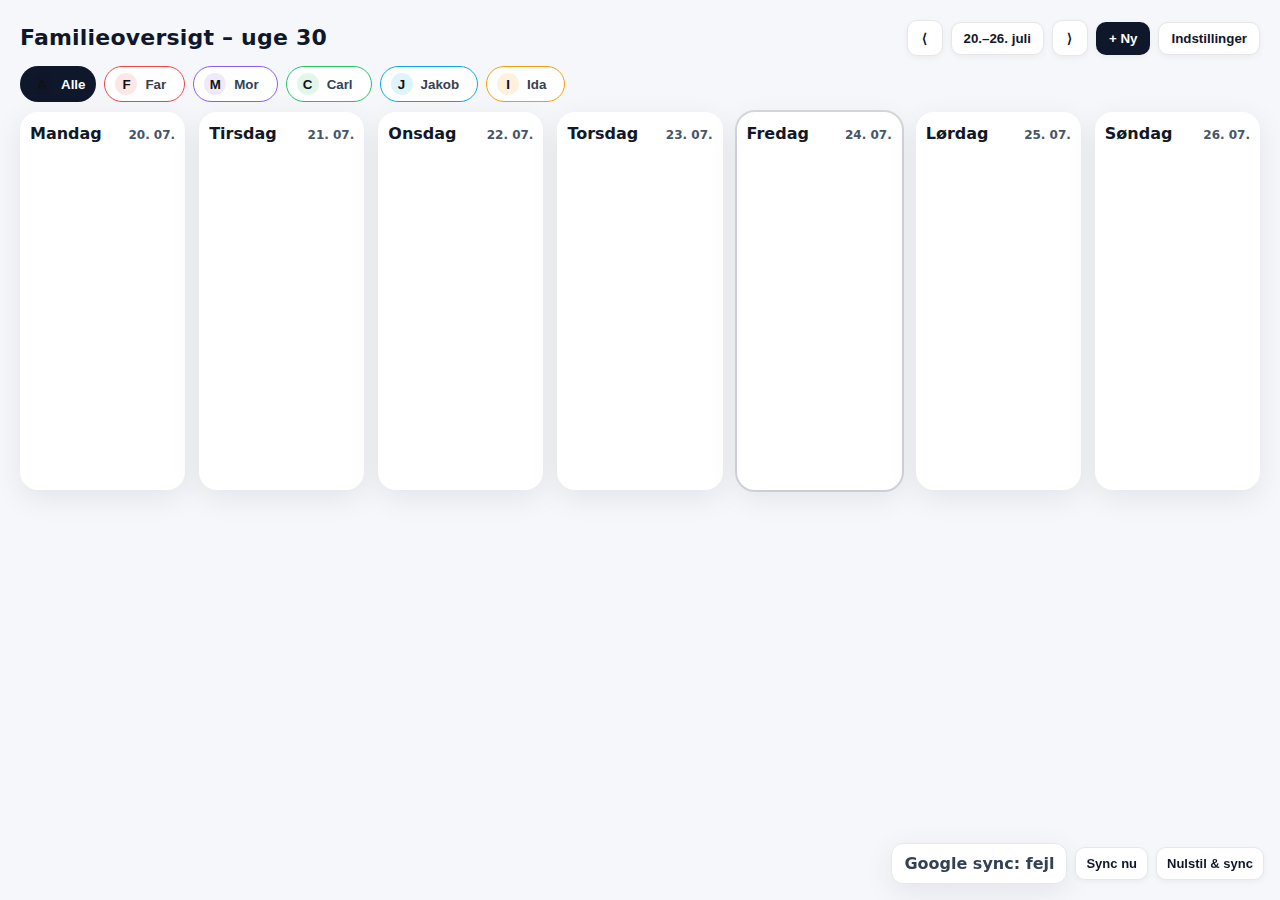
<file: familieoversigt_index_v11_autosync_READY_UPDATED.html>
<!doctype html>
<html lang="da">
<head>
<meta charset="utf-8"/>
<meta name="viewport" content="width=device-width, initial-scale=1"/>
<title>Familieoversigt – autosync</title>
<style>
  :root{
    --bg:#f6f7fb; --panel:#ffffff; --ink:#0f172a; --muted:#475569; --muter:#94a3b8;
    --shadow:0 8px 30px rgba(2,6,23,.08); --radius:18px;
    --edge-pad: clamp(8px, 2vw, 20px); --col-gap: clamp(6px, 1.2vw, 14px);
    --done-bg:#ecfdf5;
  }
  *{box-sizing:border-box}
  html,body{height:100%}
  body{margin:0; font:16px/1.45 ui-sans-serif, system-ui, -apple-system, "Segoe UI", Roboto, Arial; color:var(--ink); background:var(--bg);}
  .wrap{max-width:100vw; margin:0 auto; padding:var(--edge-pad)}
  header{display:flex; justify-content:space-between; align-items:center; margin-bottom:10px;}
  .title{font-size:22px; font-weight:800; letter-spacing:.2px}
  .controls{display:flex; gap:8px; align-items:center; flex-wrap:wrap}
  .btn{border:1px solid #e5e7eb; background:#fff; border-radius:10px; padding:8px 12px; cursor:pointer; font-weight:700; color:#0f172a; box-shadow:0 2px 6px rgba(2,6,23,.05);}
  .btn.primary{background:var(--ink); color:#fff; border-color:transparent}
  .btn.icon{width:36px;height:36px;display:inline-grid;place-items:center;padding:0}
  .btn.small{padding:8px 10px; border-radius:10px; font-size:13px}
  .btn.ghost{background:#fff; border:1px solid #e5e7eb;}
  .chipbar{display:flex; gap:8px; flex-wrap:wrap; margin:10px 0}
  .chip{display:flex; align-items:center; gap:8px; background:#fff; border:1px solid #e5e7eb; color:#334155; font-weight:700; border-radius:999px; padding:6px 10px; cursor:pointer;}
  .chip .tally{font-size:14px}
  .chip.active{background:#0f172a;color:#fff;border-color:transparent}
  .chip.active .tally{filter:brightness(1.4)}
  .avatar{width:22px; height:22px; border-radius:999px; object-fit:cover; object-position:center;}

  .grid{display:grid; grid-template-columns: repeat(7, minmax(0,1fr)); gap:var(--col-gap); align-items:stretch;}
  .day{background:var(--panel); border-radius:var(--radius); box-shadow:var(--shadow); padding:10px 10px 14px; min-height:42vh; display:flex; flex-direction:column; width:100%;}
  .day .head{display:flex; justify-content:space-between; align-items:baseline; margin-bottom:6px}
  .day .name{font-weight:800;color:#111827; text-transform:capitalize}
  .day .date{color:#475569; font-size:12px; font-weight:700}
  .day.today{outline:2px solid #11182722}
  .list{display:flex; flex-direction:column; gap:6px; margin-top:6px; flex:1; min-height:100px}
  .section{margin-top:6px}
  .section .h{font-size:11px; font-weight:900; color:#94a3b8; text-transform:uppercase; letter-spacing:.06em; margin:6px 0 2px}
  .section .items{display:flex; flex-direction:column; gap:6px}

  .item{background:#fff; border:1px solid #e5e7eb; border-left:6px solid #64748b; border-radius:12px; padding:8px 10px; display:flex; gap:8px; align-items:flex-start; box-shadow:0 4px 14px rgba(2,6,23,.06); cursor:pointer; width:100%;}
  .item .left{display:flex; align-items:center; justify-content:center; min-width:52px; font-weight:800; color:#0f172a}
  .item .meta{display:flex; flex-direction:column; gap:2px; min-width:0; flex:1}
  .item .title{font-weight:800; font-size:14px; white-space:nowrap; overflow:hidden; text-overflow:ellipsis}
  .item .note{color:#475569; font-size:12px; white-space:nowrap; overflow:hidden; text-overflow:ellipsis}
  .item.done{background:var(--done-bg)}
  .item.done .title{text-decoration:line-through}

  .floating{position:fixed; right:16px; bottom:16px; display:flex; gap:8px; align-items:center; z-index:999; flex-wrap:wrap; justify-content:flex-end;}
  .gcal-badge{background:#fff; border:1px solid #e5e7eb; border-radius:12px; padding:8px 12px; font-weight:700; color:#334155; box-shadow:var(--shadow);}

  .modal-backdrop{position:fixed; inset:0; background:rgba(2,6,23,.28); display:none; align-items:flex-start; justify-content:center; padding:32px; z-index:2000}
  .modal{width:min(860px, 92vw); max-height: min(92vh, 92dvh); overflow:auto; background:#fff; border-radius:16px; box-shadow:var(--shadow); padding:16px 16px 12px}
  .modal h3{margin:0 0 10px 0; font-size:18px; font-weight:800}
  .form{display:grid; grid-template-columns: 1fr 1fr; gap:10px}
  .form .full{grid-column:1 / -1}
  label{display:block; font-size:12px; font-weight:800; color:#334155; margin-bottom:6px}
  input[type="text"], input[type="date"], input[type="time"], input[type="number"], textarea, select{width:100%; border:1px solid #e5e7eb; border-radius:10px; padding:10px 12px; font:inherit; background:#fff;}
  textarea{min-height:80px; resize:vertical}
  .row{display:flex; gap:12px; align-items:center}
  .row label{margin:0; font-weight:700}
  .row input[type="checkbox"]{transform: translateY(1px)}
  .modal .actions{display:flex; justify-content:flex-end; gap:8px; margin-top:10px}

  .settings-backdrop{position:fixed; inset:0; background:rgba(2,6,23,.28); display:none; align-items:flex-start; justify-content:center; padding:32px; z-index:2000}
  .settings{width:min(860px, 92vw); max-height:min(92vh, 92dvh); overflow:auto; background:#fff; border-radius:16px; box-shadow:var(--shadow); padding:16px}
  .settings h3{margin:0 0 10px; font-size:18px; font-weight:800}
  .row-s{display:grid; grid-template-columns: 44px 1fr 1fr 64px 32px; gap:12px; align-items:center; padding:8px; border:1px solid #e5e7eb; border-radius:12px; margin-bottom:8px}
  .initial{width:36px; height:36px; border-radius:999px; display:grid; place-items:center; background:#eef2ff; font-weight:800}
  .swatch{width:14px; height:14px; border-radius:999px; border:1px solid #e5e7eb; justify-self:end}
  .tip{color:#64748b; font-size:12px; margin-top:8px}
  .settings .actions{display:flex; justify-content:flex-end; gap:8px; margin-top:10px}

  @media (max-width:1200px){ .day{min-height:38vh} }
  @media (max-width:980px){ .grid{grid-template-columns: repeat(2, minmax(0,1fr))} .day{min-height:auto} }
  @media (max-width:640px){ .grid{grid-template-columns: 1fr} .form{grid-template-columns: 1 fr} }
</style>

<style id="wk-b-scroll-fix">
  .modal, .settings { -webkit-overflow-scrolling: touch !important; overscroll-behavior: contain !important; }
  .modal .form, .settings { max-height: calc(100dvh - 140px) !important; overflow: auto !important; }
  body.modal-open { overflow: hidden !important; }
  body.modal-open .floating { display: none !important; }
</style>
</head>
<body>
  <div class="wrap">
    <header>
      <div class="title">Familieoversigt <span class="muted">– uge <span id="weekNo">?</span></span></div>
      <div class="controls">
        <button class="btn icon" id="btnPrev" title="Forrige uge">⟨</button>
        <button class="btn" id="btnWeek">—</button>
        <button class="btn icon" id="btnNext" title="Næste uge">⟩</button>
        <button class="btn primary" id="btnNew">+ Ny</button>
        <button class="btn" id="btnSettings">Indstillinger</button>
      </div>
    </header>

    <div class="chipbar" id="peopleBar"></div>
    <section class="grid" id="grid"></section>
  </div>

  <div class="floating">
    <div class="gcal-badge" id="syncBadge">Google sync: —</div>
    <button class="btn small" id="btnSync">Sync nu</button>
    <button class="btn small ghost" id="btnSyncHard">Nulstil &amp; sync</button>
  </div>

  <div class="modal-backdrop" id="backdrop" aria-hidden="true">
    <div class="modal">
      <div style="display:flex; justify-content:space-between; align-items:center; margin-bottom:6px">
        <h3 id="dlgTitle">Tilføj</h3>
        <button class="btn ghost" id="dlgClose">Luk</button>
      </div>
      <div class="form" id="form">
        <div class="full">
          <label for="f_title">Titel</label>
          <input id="f_title" type="text" placeholder="Titel">
        </div>
        <div>
          <label for="f_type">Type</label>
          <select id="f_type">
            <option>Aktivitet</option>
            <option>Opgave</option>
            <option>Fritidsinteresse</option>
          </select>
        </div>
        <div>
          <label for="f_person">Person</label>
          <select id="f_person"><option>Alle</option></select>
        </div>
        <div>
          <label for="f_date">Dato</label>
          <input id="f_date" type="date">
        </div>
        <div>
          <label for="f_time">Tid (valgfri)</label>
          <input id="f_time" type="time" step="900" placeholder="--:--">
        </div>
        <div>
          <label for="f_duration">Varighed (min, valgfri)</label>
          <input id="f_duration" type="number" min="0" step="5" placeholder="30">
        </div>
        <div>
          <label for="f_location">Sted (valgfri)</label>
          <input id="f_location" type="text" placeholder="Adresse/sted">
        </div>
        <div class="full">
          <label for="f_note">Note (valgfri)</label>
          <textarea id="f_note" placeholder="Noter"></textarea>
        </div>
        <div class="full row">
          <input id="f_repeat" type="checkbox"><label for="f_repeat">Gentag hver uge</label>
          <input id="f_done" type="checkbox" style="margin-left:16px"><label for="f_done">Marker som udført</label>
        </div>
      </div>
      <div class="actions">
        <button class="btn ghost" id="btnDelete" style="display:none">Slet</button>
        <button class="btn primary" id="btnSave">Gem</button>
      </div>
    </div>
  </div>

  <div class="settings-backdrop" id="settingsBackdrop">
    <div class="settings">
      <div style="display:flex; justify-content:space-between; align-items:center;">
        <h3>Indstillinger · Familie</h3>
        <button class="btn ghost" id="btnSettingsClose">Luk</button>
      </div>
      <div id="settingsRows"></div>
      <div class="tip">Tip: Billeder gemmes lokalt i browseren (ingen upload til internettet).</div>
      <div class="actions">
        <button class="btn primary" id="btnSettingsSave">Gem ændringer</button>
      </div>
    </div>
  </div>

<script>
  const GAS_URL = "https://script.google.com/macros/s/AKfycbyQeS_NvMVv4A3IImB6S3AsRt67aSpeKuaoHHSf8K4xRE9sx3zSZS8zHlvZFL_WDIKl/exec";
  const SYNC_MS = 120000;
  const LS_ITEMS = "fam_items_v1";
  const LS_GCAL_INDEX = "gcal_index";
  const LS_PREFS = "fam_people_prefs_v1";

  function normalizeType(t){
    if (t === "Anden aftale" || t === "Andre aftaler") return "Aktivitet";
    if (t === "Fritidsinteresser") return "Fritidsinteresse";
    return t || "Aktivitet";
  }

  const DEFAULT_PEOPLE = [
    {name:"Alle",  color:"#0f172a"},
    {name:"Far",   color:"#ef4444"},
    {name:"Mor",   color:"#8b5cf6"},
    {name:"Carl",  color:"#22c55e"},
    {name:"Jakob", color:"#0ea5e9"},
    {name:"Ida",   color:"#f59e0b"},
  ];

  function loadPrefs(){ try{ return JSON.parse(localStorage.getItem(LS_PREFS)) || {}; } catch(_){ return {}; } }
  function savePrefs(p){ localStorage.setItem(LS_PREFS, JSON.stringify(p)); }
  function getPeople(){
    const prefs = loadPrefs();
    return DEFAULT_PEOPLE.map(p=>{
      const pp = prefs[p.name] || {};
      return {...p, color: pp.color || p.color, avatar: pp.avatar || ""};
    });
  }

  let items = loadItems();
  let PEOPLE = getPeople();
  let currentPerson = "Alle";
  let editingId = null;

  function startOfWeek(d=new Date()){
    const day = (d.getDay()+6)%7;
    const monday = new Date(d); monday.setDate(d.getDate()-day); monday.setHours(0,0,0,0);
    return monday;
  }
  let weekStart = startOfWeek();

  function fmtDateISO(d){ return d.getFullYear()+"-"+String(d.getMonth()+1).padStart(2,'0')+"-"+String(d.getDate()).padStart(2,'0'); }
  function pad(n){ return (n<10?'0':'')+n; }
  function monthName(m){
    return ["januar","februar","marts","april","maj","juni","juli","august","september","oktober","november","december"][m];
  }
  function weekNumber(d){
    d = new Date(Date.UTC(d.getFullYear(), d.getMonth(), d.getDate()));
    const dayNum = d.getUTCDay() || 7;
    d.setUTCDate(d.getUTCDate() + 4 - dayNum);
    const yearStart = new Date(Date.UTC(d.getUTCFullYear(),0,1));
    return Math.ceil((((d - yearStart) / 86400000) + 1)/7);
  }
  function loadItems(){
    try{
      const arr = JSON.parse(localStorage.getItem(LS_ITEMS)||"[]");
      const migrated = arr.map(it => ({
        ...it,
        type: normalizeType(it.type),
        person: it.person || "Alle"
      }));
      localStorage.setItem(LS_ITEMS, JSON.stringify(migrated));
      return migrated;
    }catch(_){ return []; }
  }
  function saveItems(){ localStorage.setItem(LS_ITEMS, JSON.stringify(items)); }
  function upsertItem(obj){
    obj.type = normalizeType(obj.type);
    if(!obj.person) obj.person = "Alle";
    const i = items.findIndex(x => x.id === obj.id);
    if(i>=0){ items[i]=obj; } else { items.push(obj); }
    saveItems(); render();
  }
  function deleteItem(id){
    items = items.filter(x => x.id !== id);
    saveItems(); render();
  }

  function resolveBaseId(id){
    if(!id) return id;
    if(id.startsWith("rpt|")){ return id.split("|")[1]; }
    if(id.startsWith("rpt:")){ return id.split(":")[1]; }
    return id;
  }
  function getBaseItemFromAnyId(anyId){
    const baseId = resolveBaseId(anyId);
    let it = items.find(x=>x.id===baseId);
    if(it) return it;
    const el = document.querySelector(`.item[data-id="${escapeCss(anyId)}"]`);
    if(el && el.dataset.baseId){
      return items.find(x=>x.id===el.dataset.baseId) || null;
    }
    return null;
  }
  function escapeCss(s){ return String(s).replace(/(["\.#:[\]()])/g,"\$1"); }
  function escapeHtml(str){
    return String(str).replace(/[&<>"']/g, function(s){
      return {'&':'&amp;','<':'&lt;','>':'&gt;','"':'&quot;',"'":'&#39;'}[s];
    });
  }

  const grid = document.getElementById('grid');
  const weekNoEl = document.getElementById('weekNo');
  const peopleBar = document.getElementById('peopleBar');
  const badge = document.getElementById('syncBadge');
  const btnWeek = document.getElementById('btnWeek');

  function setBadge(t){ badge.textContent = "Google sync: " + t; }

  function personColor(name){ const p = PEOPLE.find(x=>x.name===name); return p ? p.color : "#64748b"; }
  function personAvatar(name){ const p = PEOPLE.find(x=>x.name===name); return p?.avatar || ""; }

  function weekRangeLabel(){
    const s = new Date(weekStart);
    const e = new Date(weekStart); e.setDate(e.getDate()+6);
    const sameMonth = s.getMonth()===e.getMonth();
    return sameMonth
      ? `${s.getDate()}.–${e.getDate()}. ${monthName(e.getMonth())}`
      : `${s.getDate()}. ${monthName(s.getMonth())} – ${e.getDate()}. ${monthName(e.getMonth())}`;
  }

  function buildPeople(){
    peopleBar.innerHTML = "";
    for(const p of PEOPLE){
      const chip = document.createElement('button');
      chip.className = "chip" + (p.name===currentPerson?" active":"");
      chip.style.borderColor = p.name!=="Alle" ? personColor(p.name) : "";
      const media = p.name!=="Alle" && personAvatar(p.name)
        ? `<img class="avatar" src="${personAvatar(p.name)}" alt="${p.name}">`
        : `<span class="avatar" style="background:${personColor(p.name)}22; display:grid; place-items:center; font-weight:800; color:#111;">${p.name[0]}</span>`;
      const tally = p.name!=="Alle" ? `<span class="tally" data-person="${p.name}"></span>` : "";
      chip.innerHTML = `${media}<span>${p.name}</span>${tally}`;
      chip.addEventListener('click', ()=>{ currentPerson = p.name; buildPeople(); render(); });
      peopleBar.appendChild(chip);
    }
  }

  function buildGrid(){
    grid.innerHTML = "";
    const names = ["mandag","tirsdag","onsdag","torsdag","fredag","lørdag","søndag"];
    for(let i=0;i<7;i++){
      const d = new Date(weekStart); d.setDate(weekStart.getDate()+i);
      const iso = fmtDateISO(d);
      const card = document.createElement('div');
      card.className = "day" + (fmtDateISO(new Date())===iso ? " today":"");
      card.setAttribute('data-date', iso);
      const head = document.createElement('div'); head.className="head";
      const name = document.createElement('div'); name.className="name"; name.textContent = names[i];
      const date = document.createElement('div'); date.className="date"; date.textContent = pad(d.getDate()) + ". " + pad(d.getMonth()+1) + ".";
      head.appendChild(name); head.appendChild(date);
      const list = document.createElement('div'); list.className="list";
      list.innerHTML = `
        <div class="section" data-section="Aktivitet">
          <div class="h">Aktiviteter</div>
          <div class="items"></div>
        </div>
        <div class="section" data-section="Fritidsinteresse">
          <div class="h">Fritidsinteresser</div>
          <div class="items"></div>
        </div>
        <div class="section" data-section="Opgave">
          <div class="h">Opgaver</div>
          <div class="items"></div>
        </div>`;
      card.appendChild(head); card.appendChild(list);
      grid.appendChild(card);
    }
  }

  function withinWeekDate(dateISO){
    const [Y,M,D] = dateISO.split('-').map(Number);
    const d = new Date(Y, M-1, D);
    const end = new Date(weekStart); end.setDate(weekStart.getDate()+7);
    return d >= weekStart && d < end;
  }

  function materializeRepeats(base){
    const out = [...base];
    const weekISO = fmtDateISO(weekStart);
    for(const it of base){
      if(!it.repeatWeekly) continue;
      if(withinWeekDate(it.date)) continue;
      const [y,m,dd] = it.date.split('-').map(Number);
      const src = new Date(y, m-1, dd);
      const srcDow = (src.getDay()+6)%7;
      const target = new Date(weekStart); target.setDate(weekStart.getDate()+srcDow);
      const clone = {...it};
      clone.baseId = it.id;
      clone.id = "rpt|"+it.id+"|"+weekISO;
      clone.date = fmtDateISO(target);
      out.push(clone);
    }
    return out;
  }

  function symbolsForCount(n){
    if(n<=0) return "";
    if(n===1) return "🪙";
    if(n===2) return "🪙🪙";
    if(n===3) return "🟨";
    if(n===4) return "🟨🟨";
    if(n===5) return "💎";
    if(n===6) return "💎💎";
    return "👑";
  }

  function render(){
    weekNoEl.textContent = weekNumber(weekStart);
    btnWeek.textContent = weekRangeLabel();

    buildGrid();

    const materialized = materializeRepeats(items);

    const doneCounts = {};
    for(const p of PEOPLE){ if(p.name!=="Alle") doneCounts[p.name]=0; }
    for(const it of materialized){
      if(it.type==="Opgave" && it.done && it.person && withinWeekDate(it.date)){
        doneCounts[it.person] = (doneCounts[it.person]||0)+1;
      }
    }
    for(const p of PEOPLE){
      if(p.name==="Alle") continue;
      const span = document.querySelector(`.tally[data-person="${p.name}"]`);
      if(span){ span.textContent = symbolsForCount(doneCounts[p.name]||0); }
    }

    const visible = materialized
      .filter(it => withinWeekDate(it.date))
      .filter(it => currentPerson==="Alle" ? true : (it.person === currentPerson))
      .sort((a,b)=> (a.date.localeCompare(b.date) || (a.time||"").localeCompare(b.time||"")));

    for(const it of visible){
      const day = document.querySelector(`.day[data-date="${it.date}"]`);
      if(!day) continue;

      const type = normalizeType(it.type);
      const section = day.querySelector(`.section[data-section="${type}"] .items`);
      if(!section) continue;

      const div = document.createElement('div');
      const color = personColor(it.person);
      div.className = "item" + (it.done ? " done" : "");
      div.style.borderLeftColor = color;
      div.setAttribute('data-id', it.id);
      div.setAttribute('data-base-id', it.baseId || resolveBaseId(it.id));

      const leftHTML = (type==="Opgave")
        ? `<input type="checkbox" ${it.done?'checked':''} data-opgave="${it.id}" title="Marker som udført">`
        : (it.time ? escapeHtml(it.time) : '<span class="muted">Heldag</span>');

      div.innerHTML = `
        <div class="left">${leftHTML}</div>
        <div class="meta">
          <div class="title">${escapeHtml(it.title||"(uden titel)")}${it.repeatWeekly?' · <span class="muted">↻ uge</span>':''}</div>
          ${it.location? `<div class="note">${escapeHtml(it.location)}</div>`:""}
          ${it.note? `<div class="note">${escapeHtml(it.note)}</div>`:""}
        </div>`;

      div.addEventListener('click', (e)=>{
        if(e.target && (e.target.matches('input[type="checkbox"]') || e.target.hasAttribute('data-opgave'))) return;
        openEditor(div.getAttribute('data-id'));
      });

      section.appendChild(div);
    }

    document.querySelectorAll('.day').forEach(d=>{
      d.querySelectorAll('.section').forEach(sec=>{
        const has = sec.querySelector('.items').children.length>0;
        sec.style.display = has ? '' : 'none';
      });
    });

    document.querySelectorAll('input[type="checkbox"][data-opgave]').forEach(cb=>{
      cb.addEventListener('click', (e)=>{ e.stopPropagation(); });
      cb.addEventListener('change', (e)=>{
        const anyId = e.target.getAttribute('data-opgave');
        const item = getBaseItemFromAnyId(anyId);
        if(!item) return;
        item.done = e.target.checked;
        upsertItem(item);
      });
    });
  }

  const backdrop = document.getElementById('backdrop');
  const dlgClose = document.getElementById('dlgClose');
  const btnSave = document.getElementById('btnSave');
  const btnDelete = document.getElementById('btnDelete');
  const dlgTitle = document.getElementById('dlgTitle');

  const f_title = document.getElementById('f_title');
  const f_type = document.getElementById('f_type');
  const f_person = document.getElementById('f_person');
  const f_date = document.getElementById('f_date');
  const f_time = document.getElementById('f_time');
  const f_duration = document.getElementById('f_duration');
  const f_location = document.getElementById('f_location');
  const f_note = document.getElementById('f_note');
  const f_repeat = document.getElementById('f_repeat');
  const f_done = document.getElementById('f_done');

  function buildPersonOptions(){
    const opts = PEOPLE.map(p=>`<option${p.name==="Alle"?' selected':''}>${p.name}</option>`).join('');
    f_person.innerHTML = opts;
  }

  function openNew(dateISO){
    editingId = null;
    dlgTitle.textContent = "Tilføj";
    f_title.value = "";
    f_type.value = "Aktivitet";
    f_person.value = "Alle";
    f_date.value = dateISO || fmtDateISO(new Date());
    f_time.value = "";
    f_duration.value = "";
    f_location.value = "";
    f_note.value = "";
    f_repeat.checked = false;
    f_done.checked = false;
    btnDelete.style.display = "none";
    backdrop.style.display = "flex";
    document.body.classList.add('modal-open');
  }

  function openEditor(anyId){
    const base = getBaseItemFromAnyId(anyId);
    if(!base) return;

    editingId = base.id;
    dlgTitle.textContent = "Rediger";
    f_title.value = base.title||"";
    f_type.value = normalizeType(base.type)||"Aktivitet";
    f_person.value = base.person || "Alle";
    f_date.value = base.date || fmtDateISO(new Date());
    f_time.value = base.time || "";
    f_duration.value = base.durationMin || "";
    f_location.value = base.location || "";
    f_note.value = base.note || "";
    f_repeat.checked = !!base.repeatWeekly;
    f_done.checked = !!base.done;

    btnDelete.style.display = "inline-flex";
    backdrop.style.display = "flex";
    document.body.classList.add('modal-open');
  }

  document.getElementById('dlgClose').addEventListener('click', ()=> { backdrop.style.display="none"; document.body.classList.remove('modal-open'); });
  btnDelete.addEventListener('click', ()=>{ if(editingId){ deleteItem(editingId); backdrop.style.display="none"; document.body.classList.remove('modal-open'); }});
  btnSave.addEventListener('click', ()=>{
    const obj = {
      id: editingId || ("loc:"+Date.now().toString(36)+Math.random().toString(36).slice(2)),
      title: f_title.value.trim() || "(uden titel)",
      type: normalizeType(f_type.value),
      person: f_person.value || "Alle",
      date: f_date.value,
      time: f_time.value || "",
      durationMin: f_duration.value ? parseInt(f_duration.value,10) : 0,
      location: f_location.value.trim(),
      note: f_note.value.trim(),
      repeatWeekly: !!f_repeat.checked,
      done: !!f_done.checked,
      source: editingId && String(editingId).startsWith("gcal") ? "google" : "local"
    };
    upsertItem(obj);
    backdrop.style.display="none";
    document.body.classList.remove('modal-open');
  });

  document.getElementById('btnNew').addEventListener('click', ()=> openNew());
  document.getElementById('btnPrev').addEventListener('click', ()=>{ weekStart.setDate(weekStart.getDate()-7); render(); });
  document.getElementById('btnNext').addEventListener('click', ()=>{ weekStart.setDate(weekStart.getDate()+7); render(); });
  document.getElementById('btnWeek').addEventListener('click', ()=>{ weekStart = startOfWeek(new Date()); render(); });

  function toLocalDateISO(ev){
    if (ev.startISO){
      const d = new Date(ev.startISO);
      return fmtDateISO(d);
    }
    return ev.date;
  }
  function weekdayFromEv(ev){
    const d = new Date(ev.startISO || (ev.date+"T00:00:00"));
    return (d.getDay()+6)%7;
  }
  function recurrenceKey(ev){
    if (ev.recurringEventId) return "weekly:"+ev.recurringEventId;
    const recArr = Array.isArray(ev.recurrence) ? ev.recurrence.join(';') : (ev.rrule || ev.recurrence || "");
    if (/FREQ=WEEKLY/i.test(recArr) || ev.isRecurring === true) return null;
    return null;
  }
  async function fetchEvents(){
    const url = GAS_URL + (GAS_URL.includes("?") ? "&" : "?") + "t=" + Date.now();
    const res = await fetch(url, { cache: "no-store" });
    if(!res.ok) throw new Error("Apps Script fejl: " + res.status);
    const data = await res.json();
    return Array.isArray(data.items) ? data.items : [];
  }
  function loadIndex(){ try{ return JSON.parse(localStorage.getItem(LS_GCAL_INDEX) || "{}"); }catch(_){ return {}; } }
  function saveIndex(o){ localStorage.setItem(LS_GCAL_INDEX, JSON.stringify(o)); }

  async function syncNow(){
    try{
      setBadge("henter…");
      const events = await fetchEvents();
      const idx = loadIndex();
      let created = 0;

      const groups = new Map();
      for(const ev of events){
        let key = recurrenceKey(ev);
        if(!key){
          const title = (ev.summary||"").trim().toLowerCase();
          const wd = weekdayFromEv(ev);
          const time = (ev.time||"").trim();
          key = `heur:${title}|${wd}|${time}`;
        }
        if(!groups.has(key)) groups.set(key, []);
        groups.get(key).push(ev);
      }

      const processed = new Set();
      for(const [key, list] of groups){
        const latestUpdated = list.reduce((a,b)=> (a.updated>b.updated?a:b)).updated;

        const isOfficialRepeat = key.startsWith("weekly:");
        let isHeuristicRepeat = false;
        if (!isOfficialRepeat) {
          if (list.length >= 2) {
            const titleOk = (list[0].summary || "").trim().length >= 3;
            if (titleOk) {
              const ms = list.map(ev => new Date(toLocalDateISO(ev)).getTime()).sort((a,b)=>a-b);
              const spanDays = (ms[ms.length-1] - ms[0]) / (1000*60*60*24);
              const distinctDates = new Set(ms.map(x => new Date(x).toDateString())).size;
              isHeuristicRepeat = (distinctDates >= 2) && (spanDays >= 6);
            }
          }
        }

        if (isOfficialRepeat || isHeuristicRepeat){
          const storageId = "gcalr:"+key;
          if (idx[storageId] !== latestUpdated){
            list.sort((a,b)=> (toLocalDateISO(a)).localeCompare(toLocalDateISO(b)));
            const anchor = list[0];
            const item = {
              id: storageId,
              title: anchor.summary || "(uden titel)",
              type: "Aktivitet",
              person: "Alle",
              date: toLocalDateISO(anchor),
              time: anchor.time || "",
              durationMin: anchor.durationMin || 30,
              location: anchor.location || "",
              note: anchor.description || "",
              repeatWeekly: true,
              done: false,
              source: "google"
            };
            upsertItem(item);
            idx[storageId] = latestUpdated;
            created++;
          }
          list.forEach(ev=> processed.add(ev.id));
        }
      }

      for(const ev of events){
        if(processed.has(ev.id)) continue;
        const storageId = "gcal:"+ev.id;
        if (idx[storageId] === ev.updated) continue;

        const item = {
          id: storageId,
          title: ev.summary || "(uden titel)",
          type: "Aktivitet",
          person: "Alle",
          date: toLocalDateISO(ev),
          time: ev.time || "",
          durationMin: ev.durationMin || 30,
          location: ev.location || "",
          note: ev.description || "",
          repeatWeekly: false,
          done: false,
          source: "google"
        };
        upsertItem(item);
        idx[storageId] = ev.updated;
        created++;
      }

      saveIndex(idx);
      setBadge(created ? `+${created} oprettet` : "ingen ændringer");
    }catch(e){
      console.error(e);
      setBadge("fejl");
    }
  }

  document.getElementById('btnSync').addEventListener('click', async ()=>{ try{ setBadge('henter…'); await syncNow(); }catch(e){ console.error(e); }});
  document.getElementById('btnSyncHard').addEventListener('click', async ()=>{ try{
    localStorage.removeItem('gcal_index');
    setBadge('nulstiller…');
    await syncNow();
  }catch(e){ console.error(e); }});

  const settingsBackdrop = document.getElementById('settingsBackdrop');
  const btnSettings = document.getElementById('btnSettings');
  const btnSettingsClose = document.getElementById('btnSettingsClose');
  const btnSettingsSave = document.getElementById('btnSettingsSave');
  const settingsRows = document.getElementById('settingsRows');

  btnSettings.addEventListener('click', ()=>{ buildSettingsUI(); settingsBackdrop.style.display='flex'; document.body.classList.add('modal-open'); });
  btnSettingsClose.addEventListener('click', ()=>{ settingsBackdrop.style.display='none'; document.body.classList.remove('modal-open'); });

  function buildSettingsUI(){
    settingsRows.innerHTML = "";
    for(const p of PEOPLE){
      const row = document.createElement('div');
      row.className = 'row-s';
      row.innerHTML = `
        <div class="initial">${(p.name[0]||'?').toUpperCase()}</div>
        <input type="text" value="${p.name}" data-field="name" data-for="${p.name}">
        <input type="file" accept="image/*" data-field="avatar" data-for="${p.name}">
        <input type="color" value="${p.color}" data-field="color" data-for="${p.name}">
        <span class="swatch" style="background:${p.color}"></span>
      `;
      settingsRows.appendChild(row);
      row.querySelector('input[type="color"]').addEventListener('input', e=>{
        row.querySelector('.swatch').style.background = e.target.value;
      });
    }
  }

  btnSettingsSave.addEventListener('click', async ()=>{
    const prefs = loadPrefs();
    const rows = settingsRows.querySelectorAll('.row-s');
    rows.forEach(r=>{
      const nameOld = r.querySelector('input[data-field="name"]').getAttribute('data-for');
      const nameNew = r.querySelector('input[data-field="name"]').value.trim() || nameOld;
      const color = r.querySelector('input[data-field="color"]').value;
      const fileInput = r.querySelector('input[data-field="avatar"]');
      if (fileInput.files && fileInput.files[0]){
        const fr = new FileReader();
        fr.onload = ()=>{ prefs[nameNew] = {color, avatar: fr.result}; savePrefs(prefs); refreshPeopleFromPrefs(); };
        fr.readAsDataURL(fileInput.files[0]);
      } else {
        prefs[nameNew] = {color, avatar: (prefs[nameOld]?.avatar || "")};
        savePrefs(prefs);
        refreshPeopleFromPrefs();
      }
    });
    settingsBackdrop.style.display='none';
    document.body.classList.remove('modal-open');
  });

  function refreshPeopleFromPrefs(){
    PEOPLE = getPeople();
    buildPersonOptions();
    buildPeople();
    render();
  }

  function buildPersonOptions(){
    const opts = PEOPLE.map(p=>`<option${p.name==="Alle"?' selected':''}>${p.name}</option>`).join('');
    document.getElementById('f_person').innerHTML = opts;
  }

  function buildAll(){ buildPersonOptions(); buildPeople(); render(); }
  buildAll();
  syncNow();
  setInterval(syncNow, SYNC_MS);

  grid.addEventListener('dblclick', (e)=>{ const day = e.target.closest('.day'); if(day){ openNew(day.getAttribute('data-date')); }});
</script>
</body>
</html>
</file>
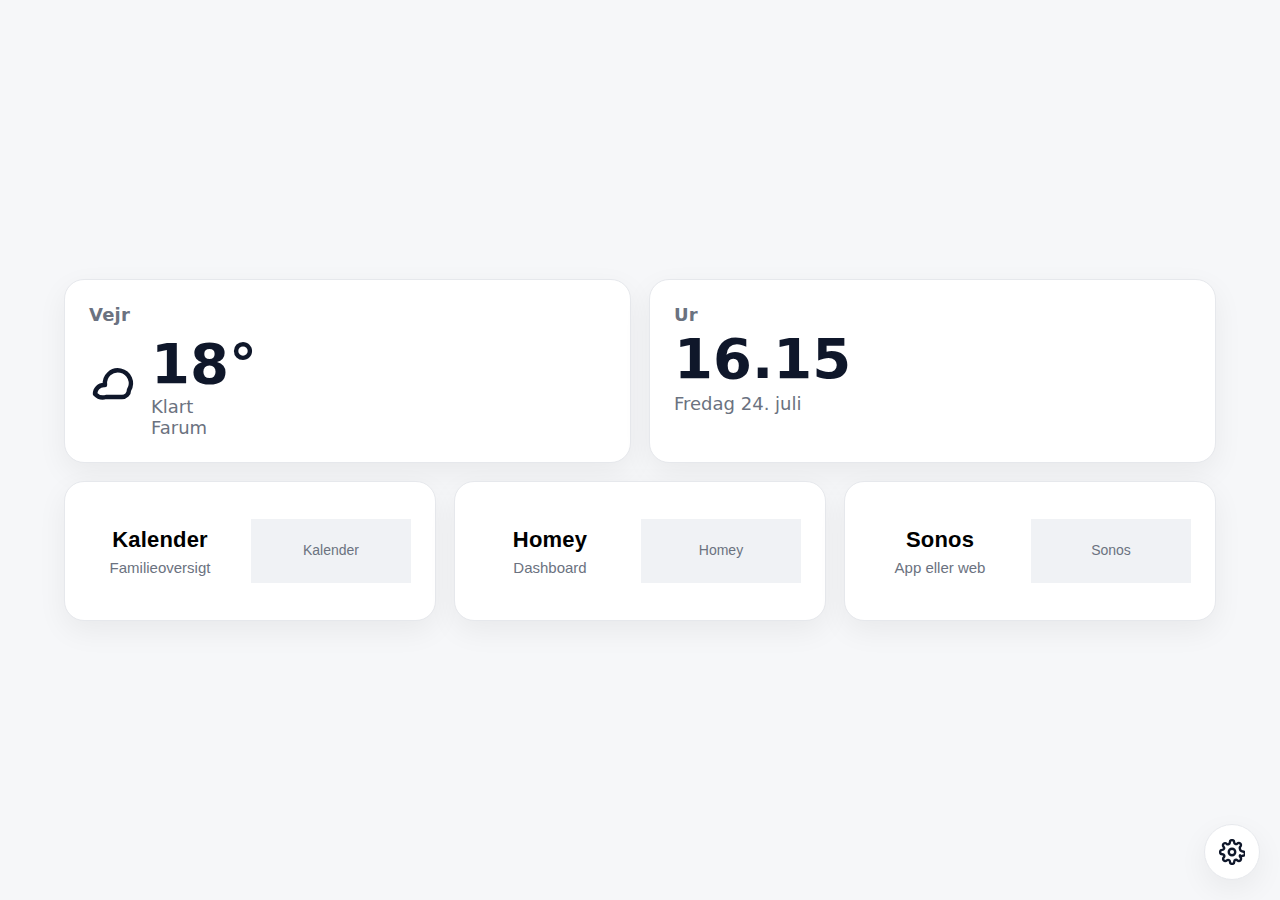
<file: webkiosk_apple_crisp_with_settings_fab.html>
<!DOCTYPE html>
<html lang="da">
<head>
<meta charset="utf-8" />
<meta name="viewport" content="width=device-width, initial-scale=1" />
<title>Webkiosk – Apple Crisp + Settings</title>
<style>
  :root{
    --bg:#f6f7f9; --panel:#ffffff; --fg:#0f172a; --muted:#6b7280;
    --border:#e6e8ec; --accent:#0f172a;
    --radius:20px; --shadow:0 10px 30px rgba(2,6,23,.06);
    --logoH: 64px; --logoBoxW: 42%; --logoMaxW: 280px;
  }
  @media (max-width: 1100px){ :root{ --logoBoxW: 45%; --logoH: 60px; } }
  @media (max-width: 900px){  :root{ --logoBoxW: 50%; --logoH: 56px; } }

  * { box-sizing: border-box; }
  html, body { height:100%; }
  body{ margin:0; font-family: ui-sans-serif, system-ui, -apple-system, Segoe UI, Roboto, Inter, Helvetica, Arial, sans-serif; background: var(--bg); color: var(--fg); display:flex; align-items:stretch; justify-content:center; min-height:100vh; }
  .wrap{ width:min(1200px, 100%); padding: clamp(12px, 2vw, 24px); margin:auto; }
  .grid{ display:grid; gap:clamp(12px,2vw,18px); grid-template-columns: repeat(12, 1fr); }

  .panel{ background: var(--panel); border:1px solid var(--border); border-radius: var(--radius); box-shadow: var(--shadow); }
  .widget{ padding: clamp(16px, 2.2vw, 24px); }
  .widget h2{ margin:0 0 6px 0; font-size: clamp(15px,1.6vw,18px); color:var(--muted); font-weight:600; letter-spacing:.2px; }

  .clock-time{ font-size: clamp(40px, 6vw, 56px); line-height:1; font-weight:750; }
  .clock-date{ margin-top: 6px; font-size: clamp(14px, 1.8vw, 18px); color: var(--muted); }
  .weather-main{ display:flex; align-items:center; gap:14px; }
  .weather-temp{ font-size: clamp(40px, 6vw, 56px); font-weight:750; }
  .weather-line{ font-size: clamp(14px, 1.8vw, 18px); color: var(--muted); }
  .widget .icon{ width: clamp(34px,4.5vw,48px); height: clamp(34px,4.5vw,48px); color: var(--accent);} 

  .tiles{ grid-column: 1 / -1; display:grid; gap:clamp(12px,2vw,18px); grid-template-columns: repeat(3, 1fr); }

  .tile{
    min-height: 140px; padding: clamp(16px, 2.4vw, 24px);
    display:grid; grid-template-columns: 1fr minmax(160px, min(var(--logoMaxW), var(--logoBoxW)));
    align-items:center; gap: clamp(12px, 2vw, 20px);
    cursor:pointer; user-select:none; outline:none;
    transition: transform .12s ease, box-shadow .12s ease, border-color .12s ease;
  }
  .tile:hover{ transform: translateY(-1px); box-shadow: 0 14px 30px rgba(2,6,23,.10);} 
  .tile:focus-visible{ box-shadow: 0 0 0 3px rgba(17,24,39,.25), var(--shadow); }

  .meta .label{ font-size: clamp(18px, 2.2vw, 22px); font-weight: 750; letter-spacing:.2px; }
  .meta .sub{ color:var(--muted); font-size: clamp(12px, 1.8vw, 15px); margin-top:6px; }

  .logo-box{ height: var(--logoH); display:flex; align-items:center; justify-content:flex-end; }
  .logo-box img{ max-height: 100%; max-width: 100%; width: auto; height: auto; object-fit: contain; display:block; }

  .widget.weather{ grid-column: span 6; }
  .widget.clock{ grid-column: span 6; }
  @media (max-width: 900px){ .widget.weather, .widget.clock{ grid-column: span 12; } .tiles{ grid-template-columns: 1fr; } }

  /* Calendar overlay */
  .calendar-view{ position: fixed; inset: 0; padding: clamp(12px, 2vw, 20px); background: rgba(246,247,249,.85); backdrop-filter: blur(8px); -webkit-backdrop-filter: blur(8px); display:none; z-index: 60; }
  .calendar-inner{ height:100%; display:flex; flex-direction:column; gap:12px; }
  .topbar{ display:flex; align-items:center; gap:12px; }
  .back-btn{ display:inline-flex; align-items:center; gap:10px; padding: 10px 14px; border-radius: 12px; background:#fff; border:1px solid var(--border); color: var(--fg); cursor:pointer; font-weight:650; box-shadow: var(--shadow); }
  .calframe.panel{ flex:1; min-height:0; overflow:hidden; display:flex; }
  iframe{ width:100%; height:100%; border:0; display:block; }
  .sr-only{ position:absolute; width:1px; height:1px; padding:0; margin:-1px; overflow:hidden; clip:rect(0,0,0,0); white-space:nowrap; border:0; }

  /* Floating settings button */
  .fab{ position: fixed; right: 20px; bottom: 20px; z-index: 70; }
  .fab button{ width:56px; height:56px; border-radius: 50%; border:1px solid var(--border); background:#fff; color:var(--fg); display:inline-flex; align-items:center; justify-content:center; box-shadow: var(--shadow); cursor:pointer; }
  .fab button:hover{ transform: translateY(-1px); box-shadow: 0 14px 30px rgba(2,6,23,.10);} 

  /* Settings modal */
  .modal{ position: fixed; inset:0; background: rgba(15,23,42,.28); display:none; align-items:center; justify-content:center; padding:20px; z-index: 80; }
  .modal[aria-hidden="false"]{ display:flex; }
  .dialog{ width:min(920px, 96vw); max-height: 92vh; overflow:auto; background:#fff; border:1px solid var(--border); border-radius: 16px; box-shadow: var(--shadow); padding:20px; }
  .dialog h3{ margin:0 0 10px 0; font-size: 20px; }
  .form-grid{ display:grid; grid-template-columns: 1fr 1fr; gap:16px; }
  .form-grid .full{ grid-column: 1 / -1; }
  .field{ display:flex; flex-direction:column; gap:8px; }
  .field label{ font-weight:600; font-size:14px; color:var(--muted); }
  .hint{ font-size:12px; color:var(--muted); }
  .row{ display:flex; gap:10px; align-items:center; flex-wrap:wrap; }
  input[type="text"], input[type="url"], select{ width:100%; padding:10px 12px; border-radius: 12px; border:1px solid var(--border); font-size:14px; }
  input[type="file"]{ font-size: 13px; }
  .actions{ display:flex; gap:10px; justify-content:flex-end; margin-top: 8px; }
  .btn{ padding:10px 14px; border-radius: 12px; border:1px solid var(--border); background:#fff; cursor:pointer; font-weight:650; }
  .btn.primary{ background: var(--fg); color:#fff; border-color: var(--fg); }

  .logoPreview{ width: 140px; height: 64px; display:flex; align-items:center; justify-content:center; border:1px dashed var(--border); border-radius:12px; background:#fafafa; }
  .logoPreview img{ max-width:100%; max-height:100%; object-fit:contain; display:block; }
</style>
</head>
<body>
  <div class="wrap">
    <div class="grid">
      <section class="panel widget weather" aria-label="Vejr">
        <h2>Vejr</h2>
        <div class="weather-main">
          <svg class="icon" viewBox="0 0 24 24" fill="none" stroke="currentColor" stroke-width="2.2" stroke-linecap="round" stroke-linejoin="round" aria-hidden="true">
            <path d="M3 16.5a4.5 4.5 0 0 1 4.5-4.5h.5A6.5 6.5 0 1 1 20 14.5a3.5 3.5 0 0 1-3.5 3.5H8.5A5.5 5.5 0 0 1 3 16.5z"/>
          </svg>
          <div>
            <div class="weather-temp">18°</div>
            <div class="weather-line">Klart</div>
            <div class="weather-line">Farum</div>
          </div>
        </div>
      </section>

      <section class="panel widget clock" aria-label="Ur">
        <h2>Ur</h2>
        <div class="clock-time" id="clockTime">--:--</div>
        <div class="clock-date" id="clockDate">--</div>
      </section>

      <div class="tiles">
        <button class="panel tile" id="tileCalendar" type="button" aria-label="Åbn kalender" title="Åbn kalender">
          <div class="meta"><div class="label">Kalender</div><div class="sub">Familieoversigt</div></div>
          <div class="logo-box"><img id="logoCalendar" alt="Kalender-logo" src="data:image/svg+xml,%3Csvg xmlns='http://www.w3.org/2000/svg' width='160' height='64' viewBox='0 0 160 64'%3E%3Crect width='160' height='64' fill='%23f0f2f5'/%3E%3Ctext x='50%' y='50%' dominant-baseline='middle' text-anchor='middle' font-size='14' fill='%236b7280' font-family='Inter,Arial'%3EKalender%3C/text%3E%3C/svg%3E"/></div>
        </button>
        <button class="panel tile" id="tileHomey" type="button" aria-label="Åbn Homey" title="Åbn Homey">
          <div class="meta"><div class="label">Homey</div><div class="sub">Dashboard</div></div>
          <div class="logo-box"><img id="logoHomey" alt="Homey-logo" src="data:image/svg+xml,%3Csvg xmlns='http://www.w3.org/2000/svg' width='160' height='64' viewBox='0 0 160 64'%3E%3Crect width='160' height='64' fill='%23f0f2f5'/%3E%3Ctext x='50%' y='50%' dominant-baseline='middle' text-anchor='middle' font-size='14' fill='%236b7280' font-family='Inter,Arial'%3EHomey%3C/text%3E%3C/svg%3E"/></div>
        </button>
        <button class="panel tile" id="tileSonos" type="button" aria-label="Åbn Sonos" title="Åbn Sonos">
          <div class="meta"><div class="label">Sonos</div><div class="sub">App eller web</div></div>
          <div class="logo-box"><img id="logoSonos" alt="Sonos-logo" src="data:image/svg+xml,%3Csvg xmlns='http://www.w3.org/2000/svg' width='160' height='64' viewBox='0 0 160 64'%3E%3Crect width='160' height='64' fill='%23f0f2f5'/%3E%3Ctext x='50%' y='50%' dominant-baseline='middle' text-anchor='middle' font-size='14' fill='%236b7280' font-family='Inter,Arial'%3ESonos%3C/text%3E%3C/svg%3E"/></div>
        </button>
      </div>
    </div>
  </div>

  <!-- Calendar overlay -->
  <section class="calendar-view" id="calendarView" aria-hidden="true">
    <div class="calendar-inner">
      <div class="topbar">
        <button class="back-btn" id="closeCalendar" type="button" aria-label="Luk">⬅ Luk</button>
      </div>
      <div class="calframe panel">
        <iframe id="calendarFrame" title="Kalender"></iframe>
      </div>
    </div>
  </section>

  <!-- Floating Settings Button -->
  <div class="fab" aria-live="polite">
    <button id="openSettings" title="Indstillinger" aria-label="Indstillinger">
      <svg width="26" height="26" viewBox="0 0 24 24" fill="none" stroke="currentColor" stroke-width="2.2" stroke-linecap="round" stroke-linejoin="round" aria-hidden="true">
        <circle cx="12" cy="12" r="3"/>
        <path d="M19.4 15a1.65 1.65 0 0 0 .33 1.82l.06.06a2 2 0 1 1-2.83 2.83l-.06-.06a1.65 1.65 0 0 0-1.82-.33 1.65 1.65 0 0 0-1 1.51V21a2 2 0 1 1-4 0v-.09a1.65 1.65 0 0 0-1-1.51 1.65 1.65 0 0 0-1.82.33l-.06.06a2 2 0 1 1-2.83-2.83l.06-.06a1.65 1.65 0 0 0 .33-1.82 1.65 1.65 0 0 0-1.51-1H3a2 2 0 1 1 0-4h.09a1.65 1.65 0 0 0 1.51-1 1.65 1.65 0 0 0-.33-1.82l-.06-.06a2 2 0 1 1 2.83-2.83l.06.06a1.65 1.65 0 0 0 1.82.33H9a1.65 1.65 0 0 0 1-1.51V3a2 2 0 1 1 4 0v.09a1.65 1.65 0 0 0 1 1.51 1.65 1.65 0 0 0 1.82-.33l.06-.06a2 2 0 1 1 2.83 2.83l-.06.06a1.65 1.65 0 0 0-.33 1.82V9c0 .66.26 1.3.73 1.77.47.47 1.11.73 1.77.73h.09a2 2 0 1 1 0 4h-.09a1.65 1.65 0 0 0-1.51 1Z"/>
      </svg>
    </button>
  </div>

  <!-- Settings Modal -->
  <div class="modal" id="settingsModal" aria-hidden="true" role="dialog" aria-modal="true" aria-labelledby="settingsTitle">
    <div class="dialog">
      <h3 id="settingsTitle">Indstillinger</h3>
      <div class="form-grid">
        <div class="field full">
          <label for="calendarMode">Kalenderkilde</label>
          <div class="row">
            <label class="row"><input type="radio" name="calendarMode" value="url" checked> URL</label>
            <label class="row"><input type="radio" name="calendarMode" value="upload"> Upload HTML</label>
          </div>
          <input type="url" id="calendarUrl" placeholder="https://…" />
          <div class="row" id="calendarUploadRow" style="display:none;">
            <input type="file" id="calendarFile" accept="text/html,.html" />
            <span class="hint">Filen gemmes lokalt i browseren.</span>
          </div>
        </div>

        <div class="field">
          <label for="homeyUrl">Homey dashboard URL</label>
          <input type="url" id="homeyUrl" placeholder="https://homey.app/…" />
        </div>
        <div class="field">
          <label for="sonosUrl">Sonos link (app eller web)</label>
          <input type="text" id="sonosUrl" placeholder="sonos:// eller https://" />
        </div>

        <div class="field">
          <label>Kalender-logo</label>
          <div class="row">
            <div class="logoPreview"><img id="prevCalendar"></div>
            <input type="file" id="logoInputCalendar" accept="image/*" />
          </div>
        </div>
        <div class="field">
          <label>Homey-logo</label>
          <div class="row">
            <div class="logoPreview"><img id="prevHomey"></div>
            <input type="file" id="logoInputHomey" accept="image/*" />
          </div>
        </div>
        <div class="field">
          <label>Sonos-logo</label>
          <div class="row">
            <div class="logoPreview"><img id="prevSonos"></div>
            <input type="file" id="logoInputSonos" accept="image/*" />
          </div>
        </div>
      </div>

      <div class="actions">
        <button class="btn" id="resetConfig" type="button">Nulstil</button>
        <button class="btn" id="closeSettings" type="button">Luk</button>
        <button class="btn primary" id="saveSettings" type="button">Gem</button>
      </div>
    </div>
  </div>

<script>
// --- Clock ---
function updateClock(){
  const now = new Date();
  const time = now.toLocaleTimeString('da-DK', {hour:'2-digit', minute:'2-digit'});
  const date = now.toLocaleDateString('da-DK', {weekday:'long', day:'2-digit', month:'long'});
  document.getElementById('clockTime').textContent = time;
  document.getElementById('clockDate').textContent = date.charAt(0).toUpperCase()+date.slice(1);
}
setInterval(updateClock, 1000); updateClock();

// --- Config persistence ---
const LS_KEY = 'webkioskConfigV2';
const defaults = {
  calendar: { mode:'url', url:'', fileName:'', fileData:'' },
  homeyUrl: '',
  sonosUrl: '',
  logos: { calendar:'', homey:'', sonos:'' }
};

function loadConfig(){
  try{ return Object.assign({}, defaults, JSON.parse(localStorage.getItem(LS_KEY)||'{}')); }
  catch(e){ return {...defaults}; }
}
function saveConfig(cfg){ localStorage.setItem(LS_KEY, JSON.stringify(cfg)); }

let config = loadConfig();

// --- UI bindings ---
const modal = document.getElementById('settingsModal');
const btnOpen = document.getElementById('openSettings');
const btnClose = document.getElementById('closeSettings');
const btnSave = document.getElementById('saveSettings');
const btnReset = document.getElementById('resetConfig');

const calendarUrl = document.getElementById('calendarUrl');
const calendarFile = document.getElementById('calendarFile');
const calendarUploadRow = document.getElementById('calendarUploadRow');

const homeyUrl = document.getElementById('homeyUrl');
const sonosUrl = document.getElementById('sonosUrl');

const logoInputs = {
  calendar: document.getElementById('logoInputCalendar'),
  homey: document.getElementById('logoInputHomey'),
  sonos: document.getElementById('logoInputSonos')
};
const logoImgs = {
  calendar: document.getElementById('logoCalendar'),
  homey: document.getElementById('logoHomey'),
  sonos: document.getElementById('logoSonos')
};
const logoPreviews = {
  calendar: document.getElementById('prevCalendar'),
  homey: document.getElementById('prevHomey'),
  sonos: document.getElementById('prevSonos')
};

function openModal(){ modal.setAttribute('aria-hidden','false'); }
function closeModal(){ modal.setAttribute('aria-hidden','true'); }
btnOpen.addEventListener('click', openModal);
btnClose.addEventListener('click', closeModal);
modal.addEventListener('click', (e)=>{ if(e.target===modal) closeModal(); });

// Calendar mode radios
const modeRadios = [...document.querySelectorAll('input[name="calendarMode"]')];
function syncCalendarModeUI(){
  const m = modeRadios.find(r=>r.checked)?.value || 'url';
  calendarUploadRow.style.display = (m==='upload') ? '' : 'none';
}
modeRadios.forEach(r=> r.addEventListener('change', syncCalendarModeUI));

// Load current config into form & view
function applyLogos(){
  ['calendar','homey','sonos'].forEach(k=>{
    const b64 = config.logos[k];
    if(b64){ logoImgs[k].src = b64; logoPreviews[k].src = b64; }
  });
}
function applyForm(){
  // radios
  modeRadios.forEach(r=> r.checked = (r.value === (config.calendar.mode||'url')));
  syncCalendarModeUI();
  calendarUrl.value = config.calendar.url || '';
  homeyUrl.value = config.homeyUrl || '';
  sonosUrl.value = config.sonosUrl || '';
  applyLogos();
}

function toBase64(file){
  return new Promise((res, rej)=>{ const fr = new FileReader(); fr.onload = ()=>res(fr.result); fr.onerror=rej; fr.readAsDataURL(file); });
}

Object.entries(logoInputs).forEach(([key, input])=>{
  input.addEventListener('change', async ()=>{
    const f = input.files?.[0];
    if(!f) return;
    const b64 = await toBase64(f);
    config.logos[key] = b64; applyLogos();
  });
});

calendarFile.addEventListener('change', async ()=>{
  const f = calendarFile.files?.[0];
  if(!f) return;
  const b64 = await toBase64(f);
  config.calendar.fileName = f.name; 
  config.calendar.fileData = b64; // data URL
});

btnSave.addEventListener('click', ()=>{
  config.calendar.mode = modeRadios.find(r=>r.checked)?.value || 'url';
  config.calendar.url = calendarUrl.value.trim();
  config.homeyUrl = homeyUrl.value.trim();
  config.sonosUrl = sonosUrl.value.trim();
  saveConfig(config);
  closeModal();
});

btnReset.addEventListener('click', ()=>{
  if(confirm('Nulstil alle indstillinger?')){
    localStorage.removeItem(LS_KEY); config = loadConfig(); applyForm();
  }
});

// --- Tiles behavior ---
const calendarView = document.getElementById('calendarView');
const calendarFrame = document.getElementById('calendarFrame');
const openCal = document.getElementById('tileCalendar');
const closeCal = document.getElementById('closeCalendar');

function openCalendar(){
  // Decide source
  let src = '';
  if(config.calendar.mode === 'upload' && config.calendar.fileData){
    // Create blob URL from data URL for better iframe support
    try{
      const arr = config.calendar.fileData.split(',');
      const mime = arr[0].match(/data:(.*);base64/)[1] || 'text/html';
      const bytes = atob(arr[1]);
      const buf = new Uint8Array(bytes.length); for(let i=0;i<bytes.length;i++) buf[i] = bytes.charCodeAt(i);
      const blob = new Blob([buf], {type:mime});
      src = URL.createObjectURL(blob);
    }catch(e){ src = config.calendar.fileData; }
  } else if(config.calendar.url){
    src = config.calendar.url;
  }
  if(!src){ alert('Ingen kalenderkilde er sat endnu. Åbn Indstillinger for at vælge.'); return; }
  calendarFrame.src = src;
  calendarView.style.display = 'block';
}
function closeCalendar(){ calendarView.style.display = 'none'; calendarFrame.src = ''; }
openCal.addEventListener('click', openCalendar);
closeCal.addEventListener('click', closeCalendar);

// Homey
document.getElementById('tileHomey').addEventListener('click', ()=>{
  const url = (config.homeyUrl||'').trim();
  if(!url){ alert('Ingen Homey URL sat endnu.'); return; }
  window.open(url, '_blank');
});
// Sonos
document.getElementById('tileSonos').addEventListener('click', ()=>{
  const url = (config.sonosUrl||'').trim();
  if(!url){ alert('Ingen Sonos-link sat endnu.'); return; }
  // Attempt to open – app schemes may be blocked by the browser but we'll try
  window.location.href = url;
});

// Init
applyForm();
</script>
</body>
</html>
</file>
